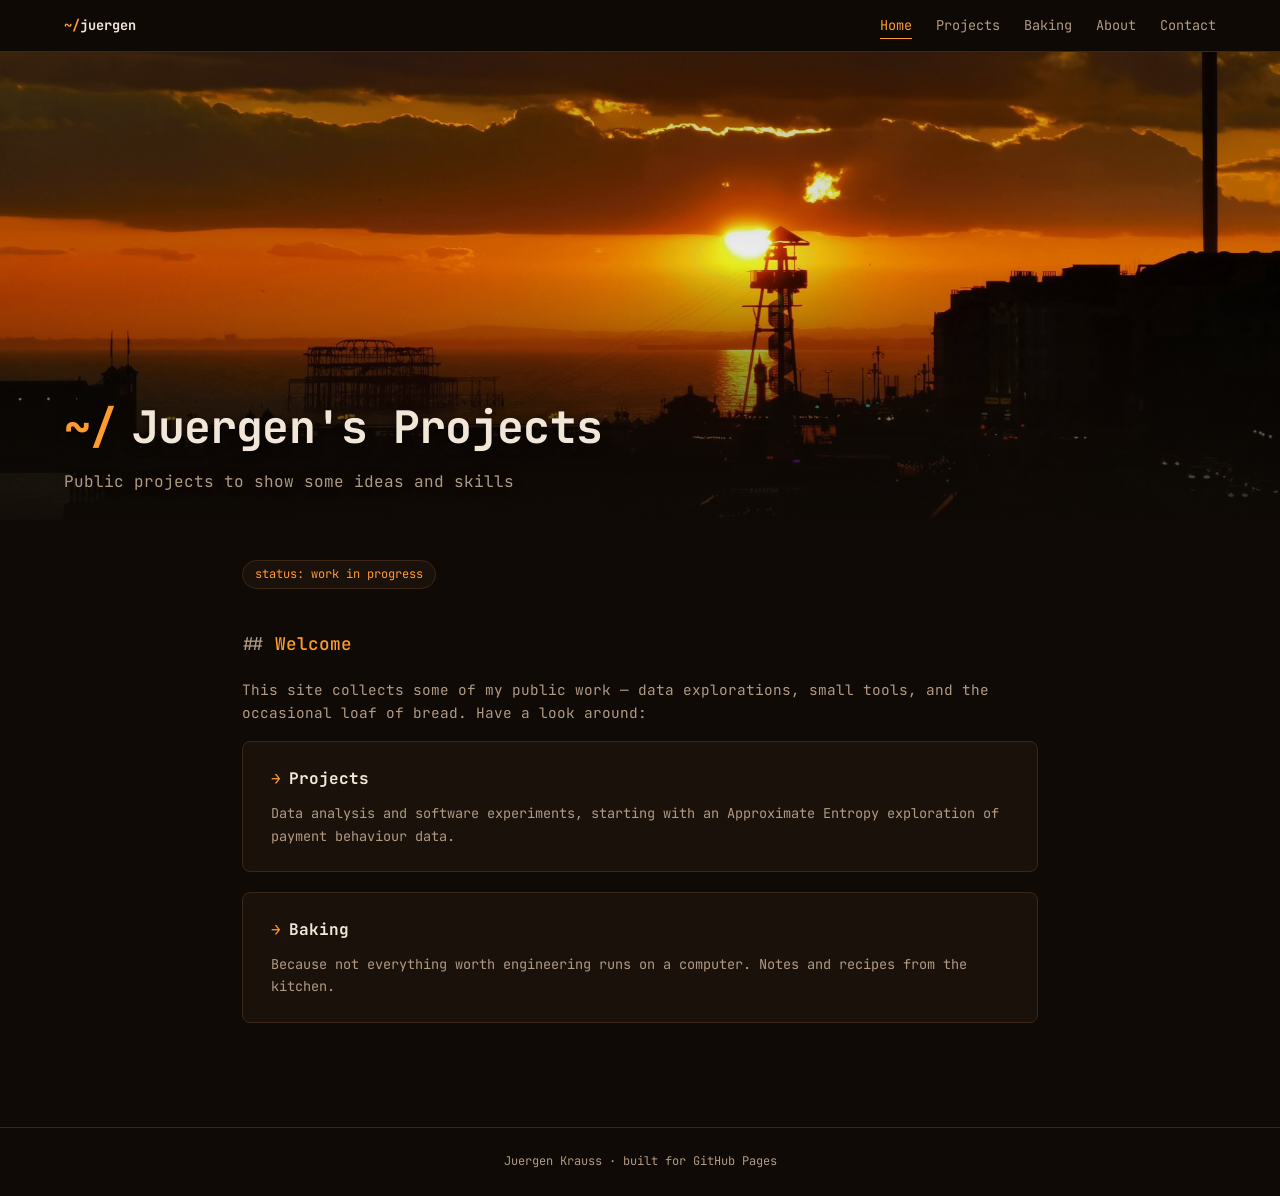
<file: index.html>
<!DOCTYPE html>
<html lang="en">
  <head>
    <script async src="https://www.googletagmanager.com/gtag/js?id=G-G5BX8WYXYK"></script>
    <script>
      window.dataLayer = window.dataLayer || [];
      function gtag(){dataLayer.push(arguments);}
      gtag('js', new Date());
    
      gtag('config', 'G-G5BX8WYXYK');
    </script>
    <meta charset="utf-8" />
    <meta name="viewport" content="width=device-width, initial-scale=1" />
    <title>Juergen's Projects</title>
    <meta name="description" content="Public projects to show some ideas and skills." />
    <link rel="preconnect" href="https://fonts.googleapis.com" />
    <link rel="preconnect" href="https://fonts.gstatic.com" crossorigin />
    <link
      href="https://fonts.googleapis.com/css2?family=JetBrains+Mono:ital,wght@0,400;0,500;0,700;1,400&display=swap"
      rel="stylesheet"
    />
    <link rel="stylesheet" href="css/styles.css" />
  </head>
  <body>
    <nav>
      <a class="brand" href="index.html"><span>~/</span>juergen</a>
      <a class="nav-link" href="index.html" aria-current="page">Home</a>
      <a class="nav-link" href="projects.html">Projects</a>
      <a class="nav-link" href="baking.html">Baking</a>
      <a class="nav-link" href="about.html">About</a>
      <a class="nav-link" href="contact.html">Contact</a>
    </nav>

    <header class="hero">
      <img
        src="assets/IMG_20260331_192115-EDIT.jpg"
        alt="Sunset over the Brighton seafront, with the West Pier and Palace Pier in silhouette"
      />
      <div class="hero-caption">
        <h1>Juergen's Projects</h1>
        <p>Public projects to show some ideas and skills</p>
      </div>
    </header>

    <main>
      <span class="status">status: work in progress</span>

      <section>
        <h2>Welcome</h2>
        <p>
          This site collects some of my public work &mdash; data explorations,
          small tools, and the occasional loaf of bread. Have a look around:
        </p>

        <a class="card" href="projects.html">
          <h3><span>&rarr;</span>Projects</h3>
          <p>
            Data analysis and software experiments, starting with an
            Approximate Entropy exploration of payment behaviour data.
          </p>
        </a>

        <a class="card" href="baking.html">
          <h3><span>&rarr;</span>Baking</h3>
          <p>
            Because not everything worth engineering runs on a computer.
            Notes and recipes from the kitchen.
          </p>
        </a>
      </section>
    </main>

    <footer>Juergen Krauss &middot; built for GitHub Pages</footer>
  </body>
</html>
</file>
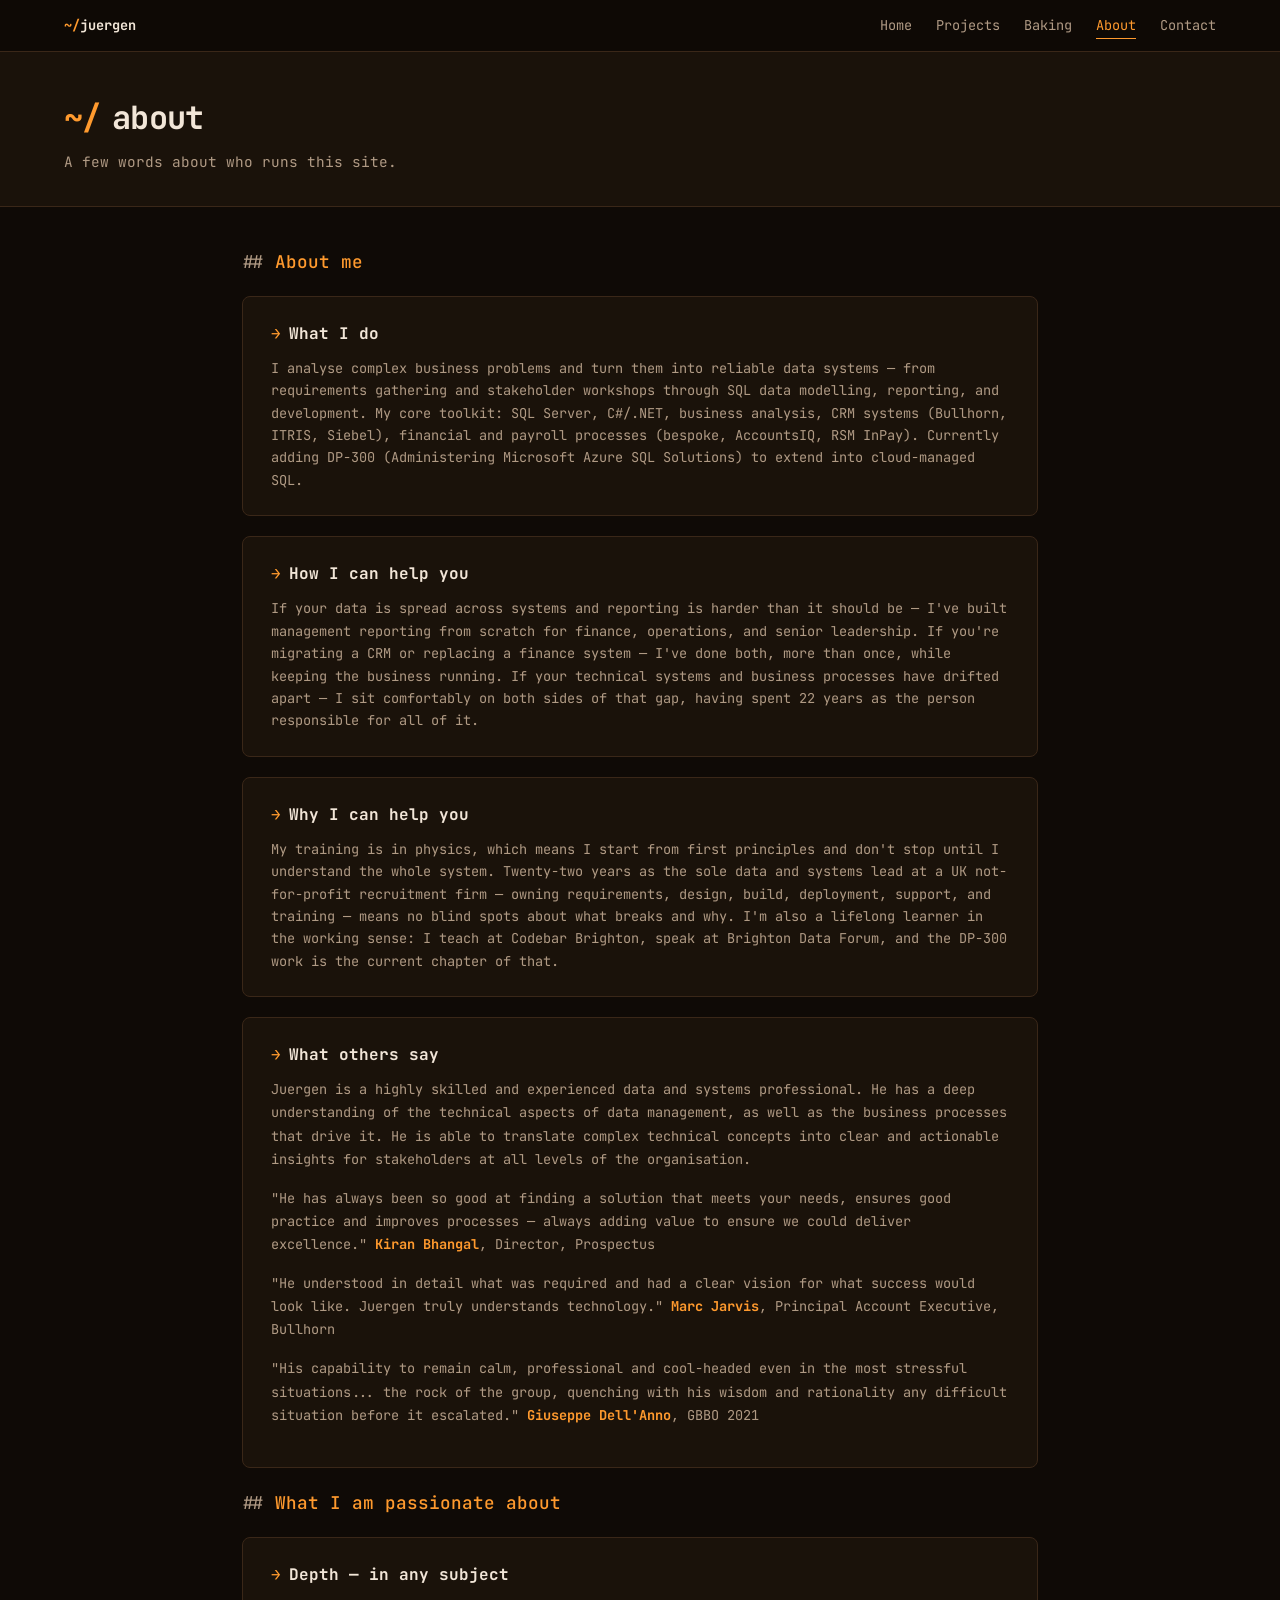
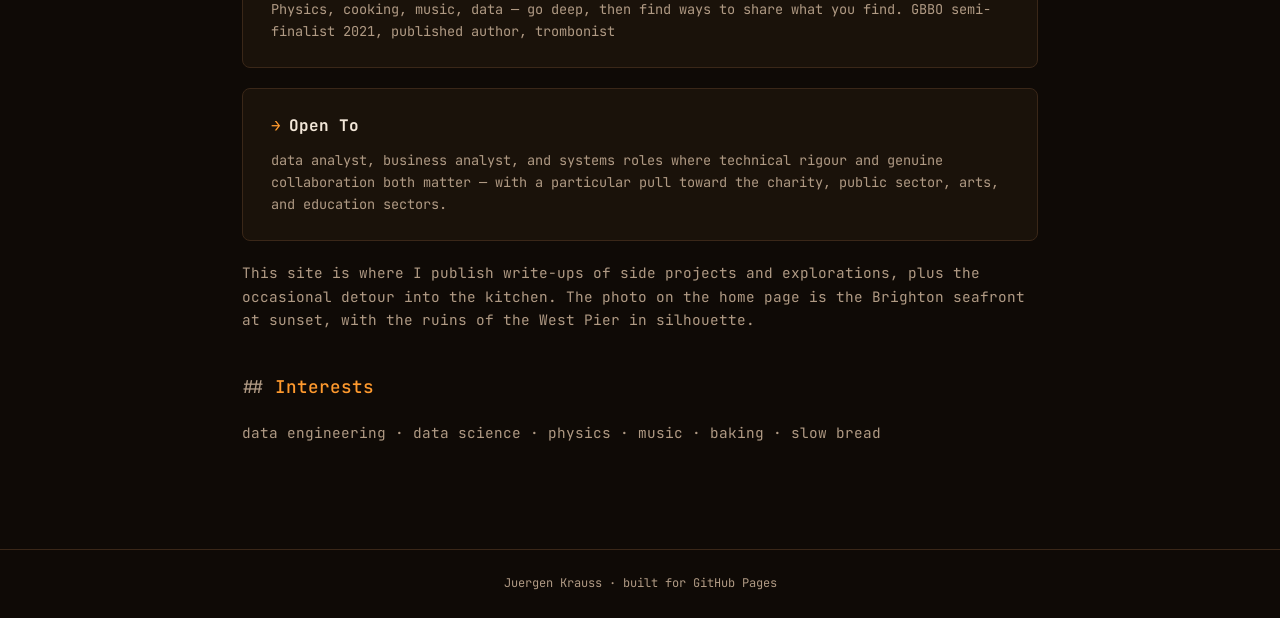
<file: about.html>
<!DOCTYPE html>
<html lang="en">
  <head>

    <script async src="https://www.googletagmanager.com/gtag/js?id=G-G5BX8WYXYK"></script>
    <script>
      window.dataLayer = window.dataLayer || [];
      function gtag(){dataLayer.push(arguments);}
      gtag('js', new Date());
    
      gtag('config', 'G-G5BX8WYXYK');
    </script>

    <meta charset="utf-8" />
    <meta name="viewport" content="width=device-width, initial-scale=1" />
    <title>About &middot; Juergen's Projects</title>
    <meta name="description" content="About Juergen Krauss." />
    <link rel="preconnect" href="https://fonts.googleapis.com" />
    <link rel="preconnect" href="https://fonts.gstatic.com" crossorigin />
    <link
      href="https://fonts.googleapis.com/css2?family=JetBrains+Mono:ital,wght@0,400;0,500;0,700;1,400&display=swap"
      rel="stylesheet"
    />
    <link rel="stylesheet" href="css/styles.css" />
  </head>
  <body>
    <nav>
      <a class="brand" href="index.html"><span>~/</span>juergen</a>
      <a class="nav-link" href="index.html">Home</a>
      <a class="nav-link" href="projects.html">Projects</a>
      <a class="nav-link" href="baking.html">Baking</a>
      <a class="nav-link" href="about.html" aria-current="page">About</a>
      <a class="nav-link" href="contact.html">Contact</a>
    </nav>

    <header class="page-header">
      <h1 class="prompt">about</h1>
      <p>A few words about who runs this site.</p>
    </header>

    <main>
      <section>
        <h2>About me</h2>       
        <div class="card">
          <h3><span>&rarr;</span>What I do</h3>          
          <p>
 I analyse complex business problems and turn them into reliable data systems — from requirements gathering and stakeholder workshops through SQL data modelling, reporting, and development. My core toolkit: SQL Server, C#/.NET, business analysis, CRM systems (Bullhorn, ITRIS, Siebel), financial and payroll processes (bespoke, AccountsIQ, RSM InPay). Currently adding DP-300 (Administering Microsoft Azure SQL Solutions) to extend into cloud-managed SQL.
        </p>
        </div>

        <div class="card">
          <h3><span>&rarr;</span>How I can help you</h3>          
          <p>
If your data is spread across systems and reporting is harder than it should be — I've built management reporting from scratch for finance, operations, and senior leadership. If you're migrating a CRM or replacing a finance system — I've done both, more than once, while keeping the business running. If your technical systems and business processes have drifted apart — I sit comfortably on both sides of that gap, having spent 22 years as the person responsible for all of it.
        </p>
        </div>

        <div class="card">
          <h3><span>&rarr;</span>Why I can help you</h3>          
          <p>
My training is in physics, which means I start from first principles and don't stop until I understand the whole system. Twenty-two years as the sole data and systems lead at a UK not-for-profit recruitment firm — owning requirements, design, build, deployment, support, and training — means no blind spots about what breaks and why. I'm also a lifelong learner in the working sense: I teach at Codebar Brighton, speak at Brighton Data Forum, and the DP-300 work is the current chapter of that.
        </p>
        </div>

        <div class="card">
          <h3><span>&rarr;</span>What others say</h3>
          <p class="quote">
            Juergen is a highly skilled and experienced data and systems professional. He has a deep understanding of the technical aspects of data management, as well as the business processes that drive it. He is able to translate complex technical concepts into clear and actionable insights for stakeholders at all levels of the organisation.
          </p>
          <p class="quote">
            "He has always been so good at finding a solution that meets your needs, ensures good practice and improves processes — always adding value to ensure we could deliver excellence." <span class="quote-author">Kiran Bhangal</span>, Director, Prospectus
          </p>
          <p class="quote">
            "He understood in detail what was required and had a clear vision for what success would look like. Juergen truly understands technology." <span class="quote-author">Marc Jarvis</span>, Principal Account Executive, Bullhorn
          </p>
          <p class="quote">
            "His capability to remain calm, professional and cool-headed even in the most stressful situations... the rock of the group, quenching with his wisdom and rationality any difficult situation before it escalated." <span class="quote-author">Giuseppe Dell'Anno</span>, GBBO 2021
          </p>
        </div>

<h2>What I am passionate about</h2>
        <div class="card">
          <h3><span>&rarr;</span>Depth — in any subject</h3>          
          <p>
 Physics, cooking, music, data — go deep, then find ways to share what you find. GBBO semi-finalist 2021, published author, trombonist
        </p>
        </div>

        <div class="card">
          <h3><span>&rarr;</span>Open To</h3>          
          <p>
data analyst, business analyst, and systems roles where technical rigour and genuine collaboration both matter — with a particular pull toward the charity, public sector, arts, and education sectors.        
</p>
        </div>

        <p>
          This site is where I publish write-ups of side projects and
          explorations, plus the occasional detour into the kitchen. The photo
          on the home page is the Brighton seafront at sunset, with the ruins
          of the West Pier in silhouette.
        </p>
      </section>

      <section>
        <h2>Interests</h2>
        <p>
          data engineering &middot; data science &middot; physics &middot; music &middot; baking &middot; slow bread
        </p>
      </section>
    </main>

    <footer>Juergen Krauss &middot; built for GitHub Pages</footer>
  </body>
</html>
</file>
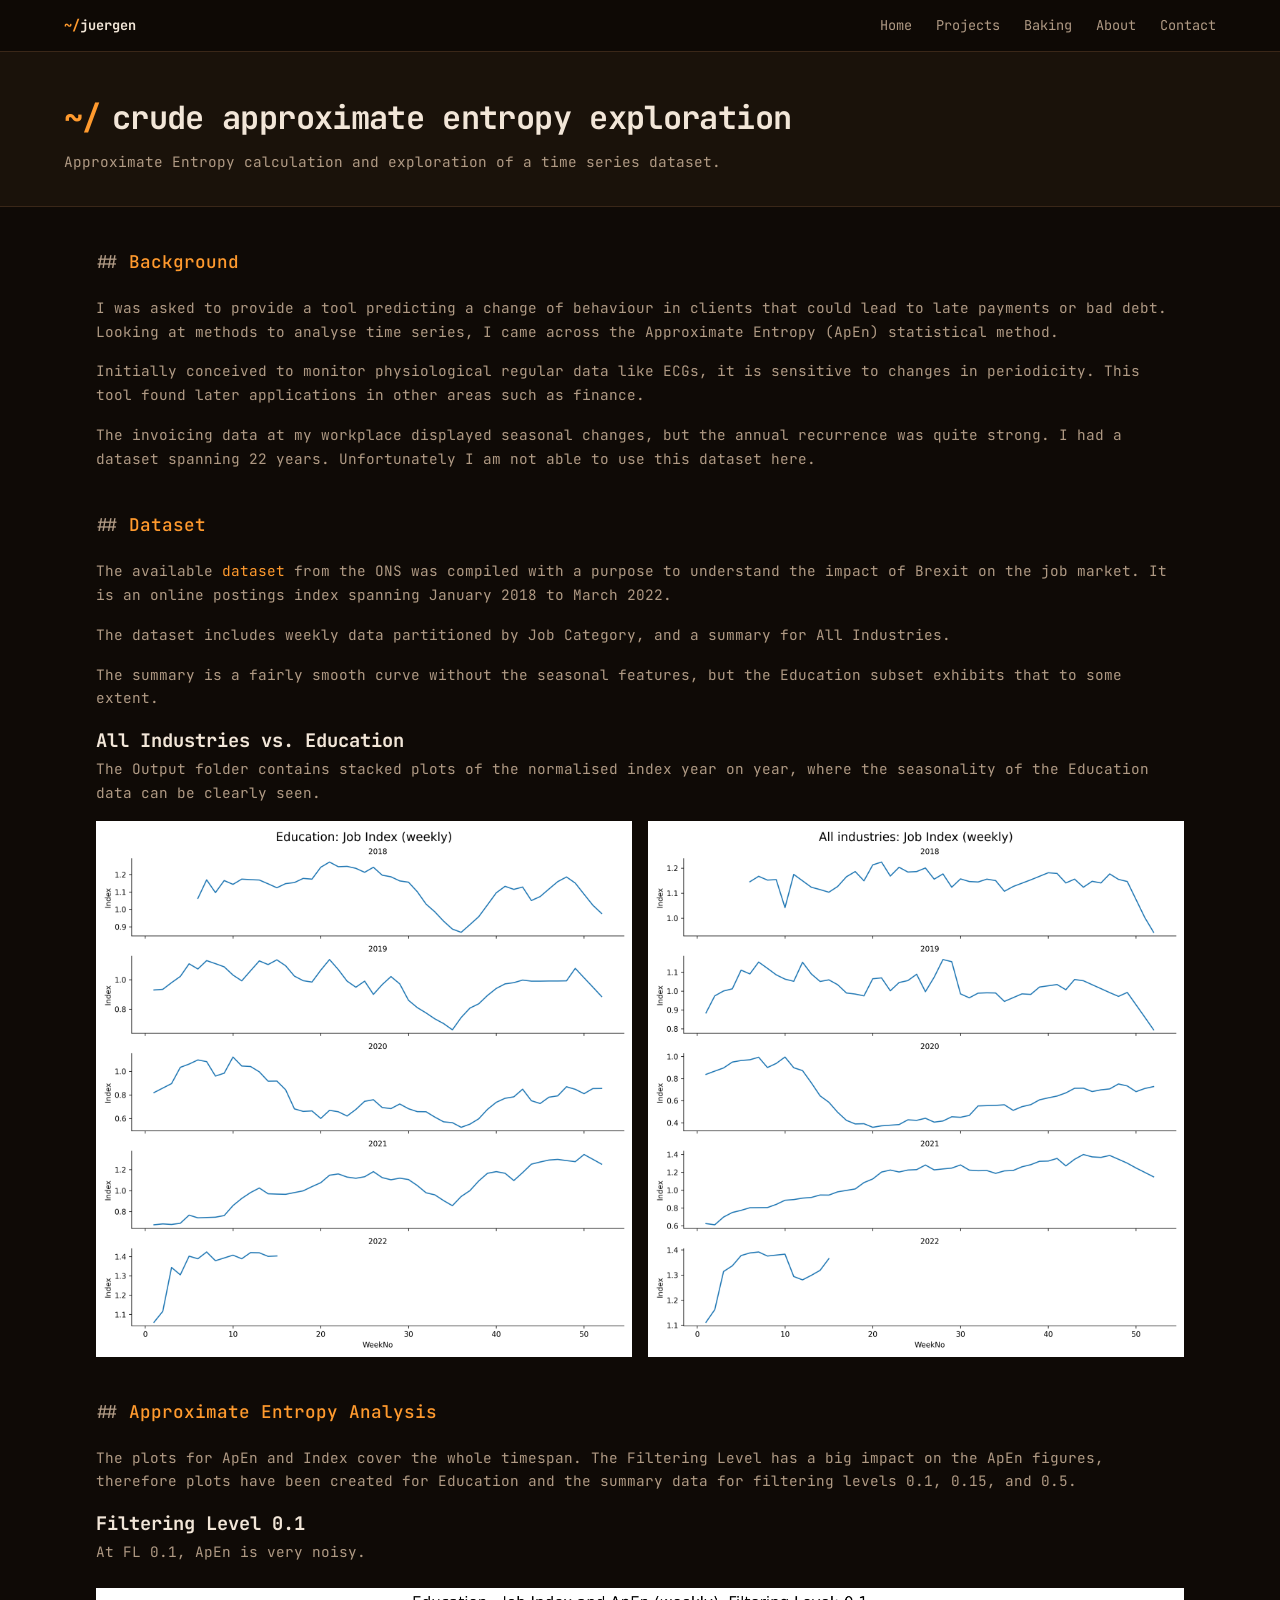
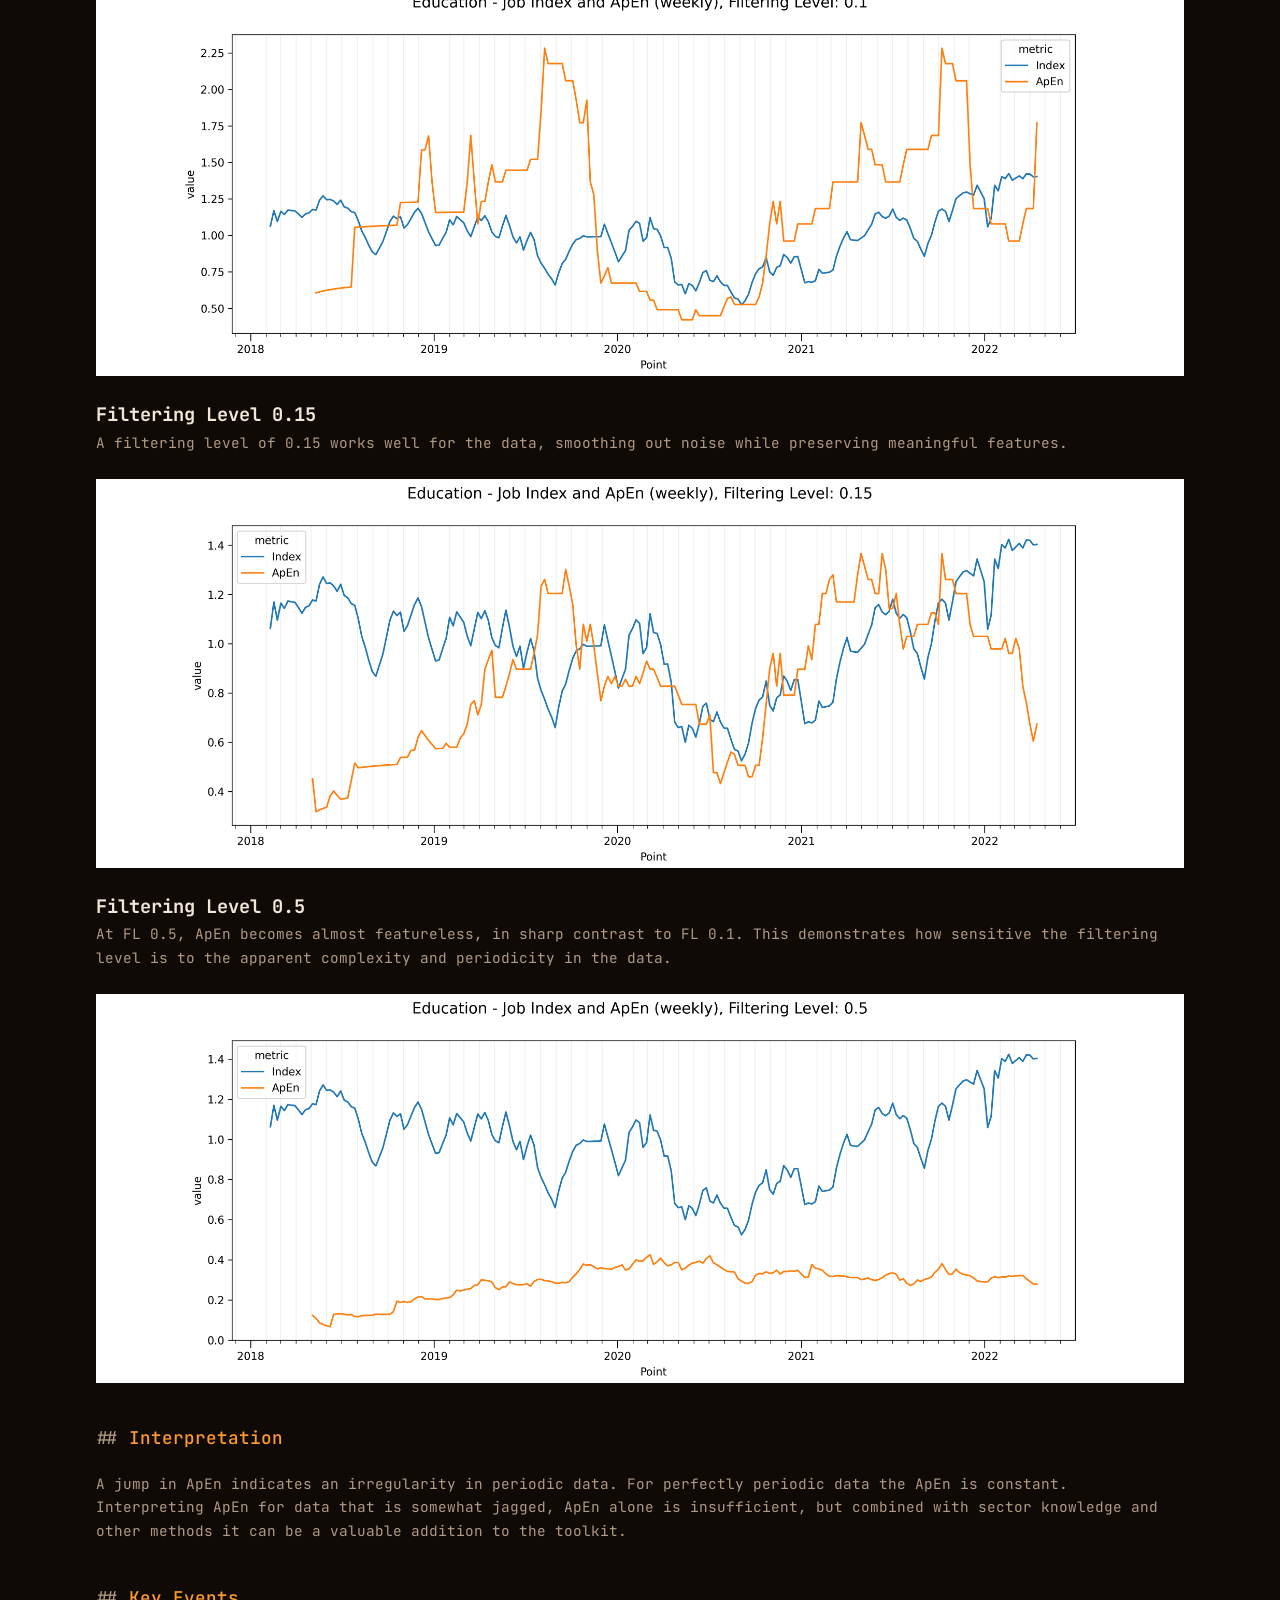
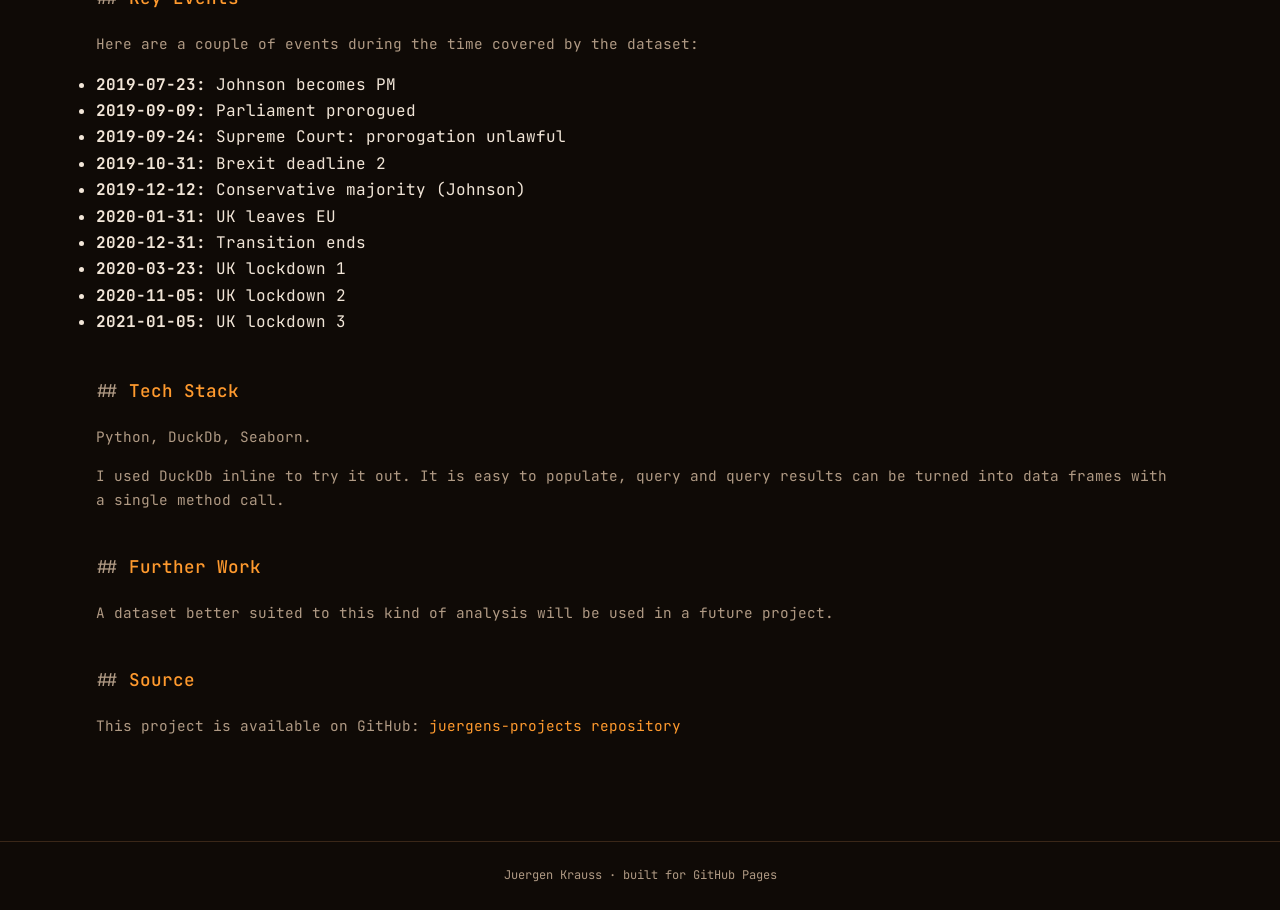
<file: apen-crude.html>
<!DOCTYPE html>
<html lang="en">
  <head>

    <script async src="https://www.googletagmanager.com/gtag/js?id=G-G5BX8WYXYK"></script>
    <script>
      window.dataLayer = window.dataLayer || [];
      function gtag(){dataLayer.push(arguments);}
      gtag('js', new Date());
    
      gtag('config', 'G-G5BX8WYXYK');
    </script>
    
    <meta charset="utf-8" />
    <meta name="viewport" content="width=device-width, initial-scale=1" />
    <title>Crude Approximate Entropy &middot; Juergen's Projects</title>
    <meta name="description" content="ApEn exploration of a time series dataset." />
    <link rel="preconnect" href="https://fonts.googleapis.com" />
    <link rel="preconnect" href="https://fonts.gstatic.com" crossorigin />
    <link
      href="https://fonts.googleapis.com/css2?family=JetBrains+Mono:ital,wght@0,400;0,500;0,700;1,400&display=swap"
      rel="stylesheet"
    />
    <link rel="stylesheet" href="css/styles.css" />
    <style>
      main {
        max-width: 90% !important;
      }
      section ul {
        display: inline-block;
        text-align: left;
      }
      img {
        display: block;
        margin: 1.5rem auto;
        max-width: 100%;
        height: auto;
      }
    </style>
  </head>
  <body>
    <nav>
      <a class="brand" href="index.html"><span>~/</span>juergen</a>
      <a class="nav-link" href="index.html">Home</a>
      <a class="nav-link" href="projects.html">Projects</a>
      <a class="nav-link" href="baking.html">Baking</a>
      <a class="nav-link" href="about.html">About</a>
      <a class="nav-link" href="contact.html">Contact</a>
    </nav>

    <header class="page-header">
      <h1 class="prompt">crude approximate entropy exploration</h1>
      <p>Approximate Entropy calculation and exploration of a time series dataset.</p>
    </header>

    <main>
      <section>
        <h2>Background</h2>
        <p>
          I was asked to provide a tool predicting a change of behaviour in clients that could lead to late
          payments or bad debt. Looking at methods to analyse time series, I came across the Approximate Entropy
          (ApEn) statistical method.
        </p>
        <p>
          Initially conceived to monitor physiological regular data like ECGs, it is sensitive to changes in
          periodicity. This tool found later applications in other areas such as finance.
        </p>
        <p>
          The invoicing data at my workplace displayed seasonal changes, but the annual recurrence was quite
          strong. I had a dataset spanning 22 years. Unfortunately I am not able to use this dataset here.
        </p>
      </section>

      <section>
        <h2>Dataset</h2>
        <p>
          The available <a href="https://www.ons.gov.uk/datasets/online-job-advert-estimates/editions/time-series/versions" target="_blank" rel="noopener noreferrer">dataset</a> from the ONS was compiled with a purpose to understand the impact of Brexit on the
          job market. It is an online postings index spanning January 2018 to March 2022.
        </p>
        <p>The dataset includes weekly data partitioned by Job Category, and a summary for All Industries.</p>
        <p>
          The summary is a fairly smooth curve without the seasonal features, but the Education subset exhibits
          that to some extent.
        </p>

        <h3>All Industries vs. Education</h3>
        <p>The Output folder contains stacked plots of the normalised index year on year, where the seasonality of the Education data can be clearly seen.</p>
        <div style="display: flex; flex-wrap: wrap; gap: 1rem; align-items: flex-start;">
          <img src="assets/Education_index_plot_20260709T134016.png" alt="Education index plot" style="flex: 1 1 0; min-width: 280px; margin: 0;" />
          <img src="assets/Allindustries_index_plot_20260709T134216.png" alt="All industries index plot" style="flex: 1 1 0; min-width: 280px; margin: 0;" />
        </div>
      </section>

      <section>
        <h2>Approximate Entropy Analysis</h2>
        <p>
          The plots for ApEn and Index cover the whole timespan. The Filtering Level has a big impact on the ApEn
          figures, therefore plots have been created for Education and the summary data for filtering levels 0.1,
          0.15, and 0.5.
        </p>

        <h3>Filtering Level 0.1</h3>
        <p>At FL 0.1, ApEn is very noisy.</p>
        <img src="assets/Education_ApEn_plot_FL0.1_20260709T134046.png" alt="Education ApEn plot, Filtering Level 0.1" />

        <h3>Filtering Level 0.15</h3>
        <p>A filtering level of 0.15 works well for the data, smoothing out noise while preserving meaningful features.</p>
        <img src="assets/Education_ApEn_plot_FL0.15_20260709T134036.png" alt="Education ApEn plot, Filtering Level 0.15" />

        <h3>Filtering Level 0.5</h3>
        <p>
          At FL 0.5, ApEn becomes almost featureless, in sharp contrast to FL 0.1. This demonstrates how sensitive
          the filtering level is to the apparent complexity and periodicity in the data.
        </p>
        <img src="assets/Education_ApEn_plot_FL0.5_20260709T134236.png" alt="Education ApEn plot, Filtering Level 0.5" />
      </section>

      <section>
        <h2>Interpretation</h2>
        <p>
          A jump in ApEn indicates an irregularity in periodic data. For perfectly periodic data the ApEn is constant.
          Interpreting ApEn for data that is somewhat jagged, ApEn alone is insufficient, but combined with sector
          knowledge and other methods it can be a valuable addition to the toolkit.
        </p>
      </section>

      <section>
        <h2>Key Events</h2>
        <p>Here are a couple of events during the time covered by the dataset:</p>
        <ul>
          <li><strong>2019-07-23:</strong> Johnson becomes PM</li>
          <li><strong>2019-09-09:</strong> Parliament prorogued</li>
          <li><strong>2019-09-24:</strong> Supreme Court: prorogation unlawful</li>
          <li><strong>2019-10-31:</strong> Brexit deadline 2</li>
          <li><strong>2019-12-12:</strong> Conservative majority (Johnson)</li>
          <li><strong>2020-01-31:</strong> UK leaves EU</li>
          <li><strong>2020-12-31:</strong> Transition ends</li>
          <li><strong>2020-03-23:</strong> UK lockdown 1</li>
          <li><strong>2020-11-05:</strong> UK lockdown 2</li>
          <li><strong>2021-01-05:</strong> UK lockdown 3</li>
        </ul>
      </section>

      <section>
        <h2>Tech Stack</h2>
        <p>
          <p>Python, DuckDb, Seaborn.</p>
          <p>I used DuckDb inline to try it out. It is easy to populate, query and query results can be turned into data frames with a single method call.</p>
        </p>
      </section>
      
      <section>
        <h2>Further Work</h2>
        <p>A dataset better suited to this kind of analysis will be used in a future project.</p>
      </section>

      <section>
        <h2>Source</h2>
        <p>
          This project is available on GitHub:
          <a href="https://github.com/juergenkraussbrighton/juergens-projects.git">juergens-projects repository</a>
        </p>
      </section>
    </main>

    <footer>Juergen Krauss &middot; built for GitHub Pages</footer>
  </body>
</html>
</file>
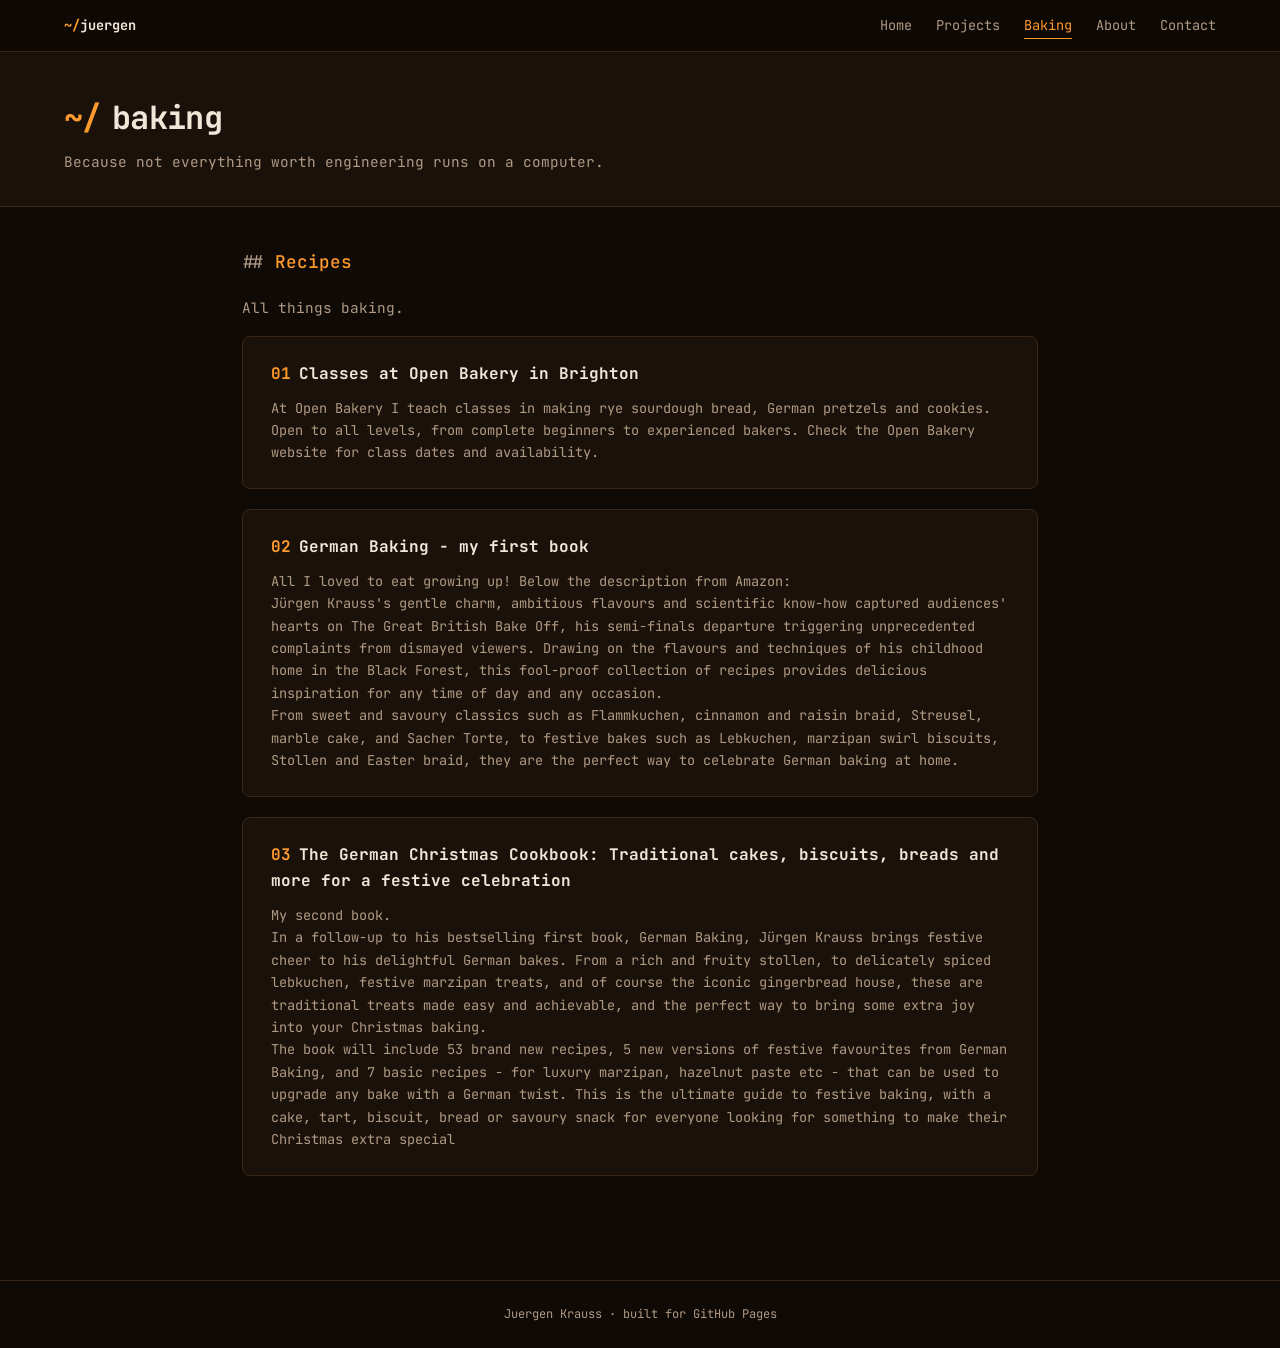
<file: baking.html>
<!DOCTYPE html>
<html lang="en">
  <head>
    <script async src="https://www.googletagmanager.com/gtag/js?id=G-G5BX8WYXYK"></script>
    <script>
      window.dataLayer = window.dataLayer || [];
      function gtag(){dataLayer.push(arguments);}
      gtag('js', new Date());
    
      gtag('config', 'G-G5BX8WYXYK');
    </script>

    
    <meta charset="utf-8" />
    <meta name="viewport" content="width=device-width, initial-scale=1" />
    <title>Baking &middot; Juergen's Projects</title>
    <meta name="description" content="Notes and recipes from the kitchen." />
    <link rel="preconnect" href="https://fonts.googleapis.com" />
    <link rel="preconnect" href="https://fonts.gstatic.com" crossorigin />
    <link
      href="https://fonts.googleapis.com/css2?family=JetBrains+Mono:ital,wght@0,400;0,500;0,700;1,400&display=swap"
      rel="stylesheet"
    />
    <link rel="stylesheet" href="css/styles.css" />
  </head>
  <body>
    <nav>
      <a class="brand" href="index.html"><span>~/</span>juergen</a>
      <a class="nav-link" href="index.html">Home</a>
      <a class="nav-link" href="projects.html">Projects</a>
      <a class="nav-link" href="baking.html" aria-current="page">Baking</a>
      <a class="nav-link" href="about.html">About</a>
      <a class="nav-link" href="contact.html">Contact</a>
    </nav>

    <header class="page-header">
      <h1 class="prompt">baking</h1>
      <p>Because not everything worth engineering runs on a computer.</p>
    </header>

    <main>
      <section>
        <h2>Recipes</h2>
        <p>
          All things baking.
        </p>

        <!-- <div class="card">
          <h3><span>01</span>Sourdough rye bread</h3>
          <p>
            A dense, dark loaf built on a 100% rye starter. Long, slow
            fermentation over two days; best eaten a day after baking with
            butter and not much else.
          </p>
        </div> -->

        <a class="card" href = "https://openbakery.co.uk/store/p/jurgens-rye-sourdough">
          <h3><span>01</span>Classes at Open Bakery in Brighton</h3>
          <p>
            At Open Bakery I teach classes in making rye sourdough bread, German pretzels and cookies. Open to all levels, from complete beginners to experienced bakers. Check the Open Bakery website for class dates and availability.
          </p>
        </a>

          <a class="card" href = "https://amzn.eu/d/06PSlbrH">
          <h3><span>02</span>German Baking - my first book</h3>
            <p>All I loved to eat growing up! Below the description from Amazon:</p>
          <p>
Jürgen Krauss's gentle charm, ambitious flavours and scientific know-how captured audiences' hearts on The Great British Bake Off, his semi-finals departure triggering unprecedented complaints from dismayed viewers. Drawing on the flavours and techniques of his childhood home in the Black Forest, this fool-proof collection of recipes provides delicious inspiration for any time of day and any occasion.
          </p><p>

From sweet and savoury classics such as Flammkuchen, cinnamon and raisin braid, Streusel, marble cake, and Sacher Torte, to festive bakes such as Lebkuchen, marzipan swirl biscuits, Stollen and Easter braid, they are the perfect way to celebrate German baking at home.          </p>
        </a>

        <a class="card" href = "https://amzn.eu/d/0aQhOTlD">
          <h3><span>03</span>The German Christmas Cookbook: Traditional cakes, biscuits, breads and more for a festive celebration</h3>
          <p>My second book.</p>
          <p>
            In a follow-up to his bestselling first book, German Baking, Jürgen Krauss brings festive cheer to his delightful German bakes. From a rich and fruity stollen, to delicately spiced lebkuchen, festive marzipan treats, and of course the iconic gingerbread house, these are traditional treats made easy and achievable, and the perfect way to bring some extra joy into your Christmas baking.
          </p><p>
The book will include 53 brand new recipes, 5 new versions of festive favourites from German Baking, and 7 basic recipes - for luxury marzipan, hazelnut paste etc - that can be used to upgrade any bake with a German twist. This is the ultimate guide to festive baking, with a cake, tart, biscuit, bread or savoury snack for everyone looking for something to make their Christmas extra special
          </p>
        </a>

      </section>
    </main>

    <footer>Juergen Krauss &middot; built for GitHub Pages</footer>
  </body>
</html>
</file>
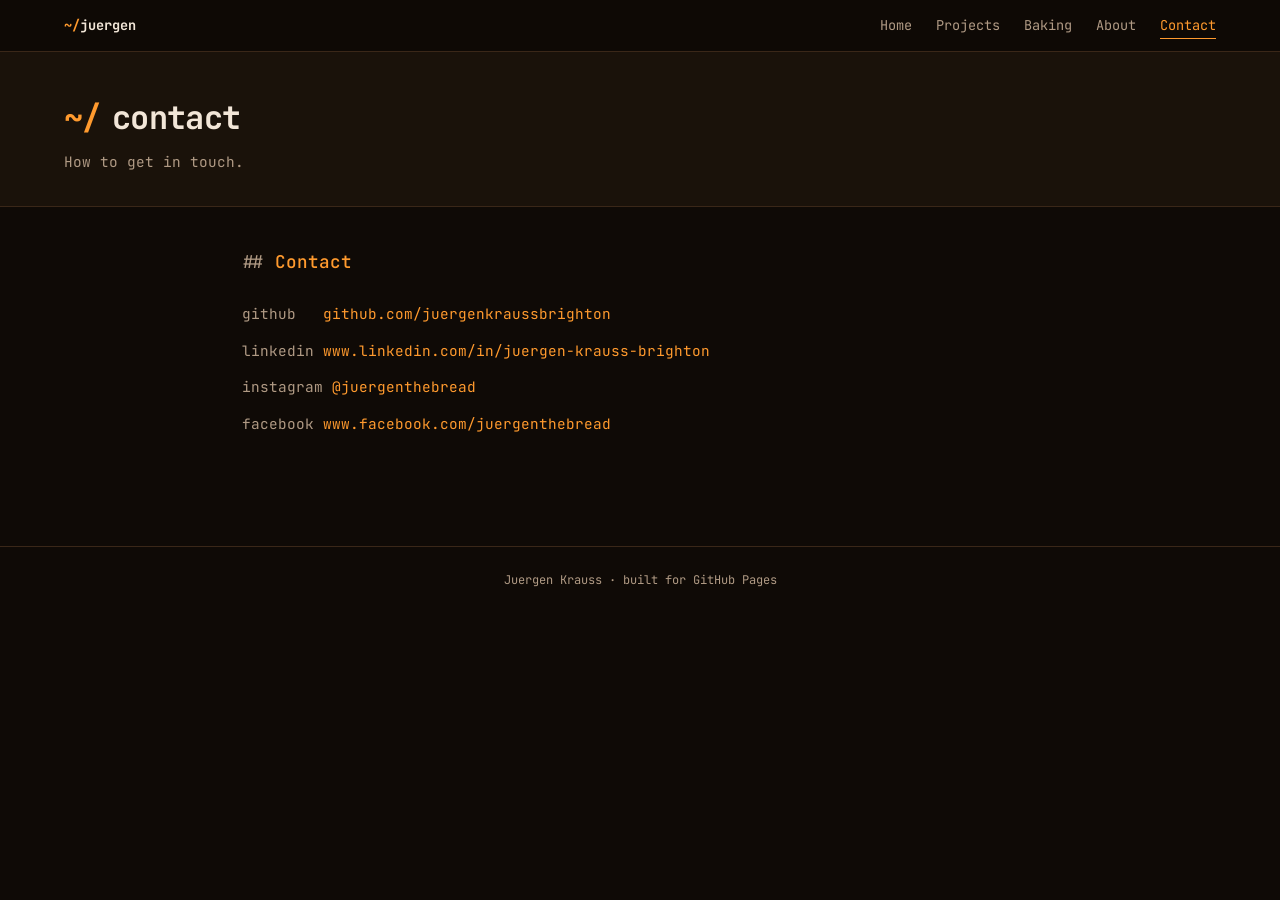
<file: contact.html>
<!DOCTYPE html>
<html lang="en">
  <head>
    <script async src="https://www.googletagmanager.com/gtag/js?id=G-G5BX8WYXYK"></script>
    <script>
      window.dataLayer = window.dataLayer || [];
      function gtag(){dataLayer.push(arguments);}
      gtag('js', new Date());
    
      gtag('config', 'G-G5BX8WYXYK');
    </script>

    <meta charset="utf-8" />
    <meta name="viewport" content="width=device-width, initial-scale=1" />
    <title>Contact &middot; Juergen's Projects</title>
    <meta name="description" content="How to get in touch." />
    <link rel="preconnect" href="https://fonts.googleapis.com" />
    <link rel="preconnect" href="https://fonts.gstatic.com" crossorigin />
    <link
      href="https://fonts.googleapis.com/css2?family=JetBrains+Mono:ital,wght@0,400;0,500;0,700;1,400&display=swap"
      rel="stylesheet"
    />
    <link rel="stylesheet" href="css/styles.css" />
  </head>
  <body>
    <nav>
      <a class="brand" href="index.html"><span>~/</span>juergen</a>
      <a class="nav-link" href="index.html">Home</a>
      <a class="nav-link" href="projects.html">Projects</a>
      <a class="nav-link" href="baking.html">Baking</a>
      <a class="nav-link" href="about.html">About</a>
      <a class="nav-link" href="contact.html" aria-current="page">Contact</a>
    </nav>

    <header class="page-header">
      <h1 class="prompt">contact</h1>
      <p>How to get in touch.</p>
    </header>

    <main>
      <section>
        <h2>Contact</h2>
        <ul class="plain">
          <li>
            <span>github</span>
            <a href="https://github.com/juergenkraussbrighton">github.com/juergenkraussbrighton</a>
          </li>
          <li>
            <span>linkedin</span>
            <a href="https://www.linkedin.com/in/juergen-krauss-brighton/">www.linkedin.com/in/juergen-krauss-brighton</a>
          </li>
          <li>
            <span>instagram</span>
            <a href="https://www.instagram.com/juergenthebread/">@juergenthebread</a>
          </li>
          <li>
            <span>facebook</span>
            <a href="https://www.facebook.com/juergenthebread">www.facebook.com/juergenthebread</a>
          </li>
        </ul>
      </section>
    </main>

    <footer>Juergen Krauss &middot; built for GitHub Pages</footer>
  </body>
</html>
</file>
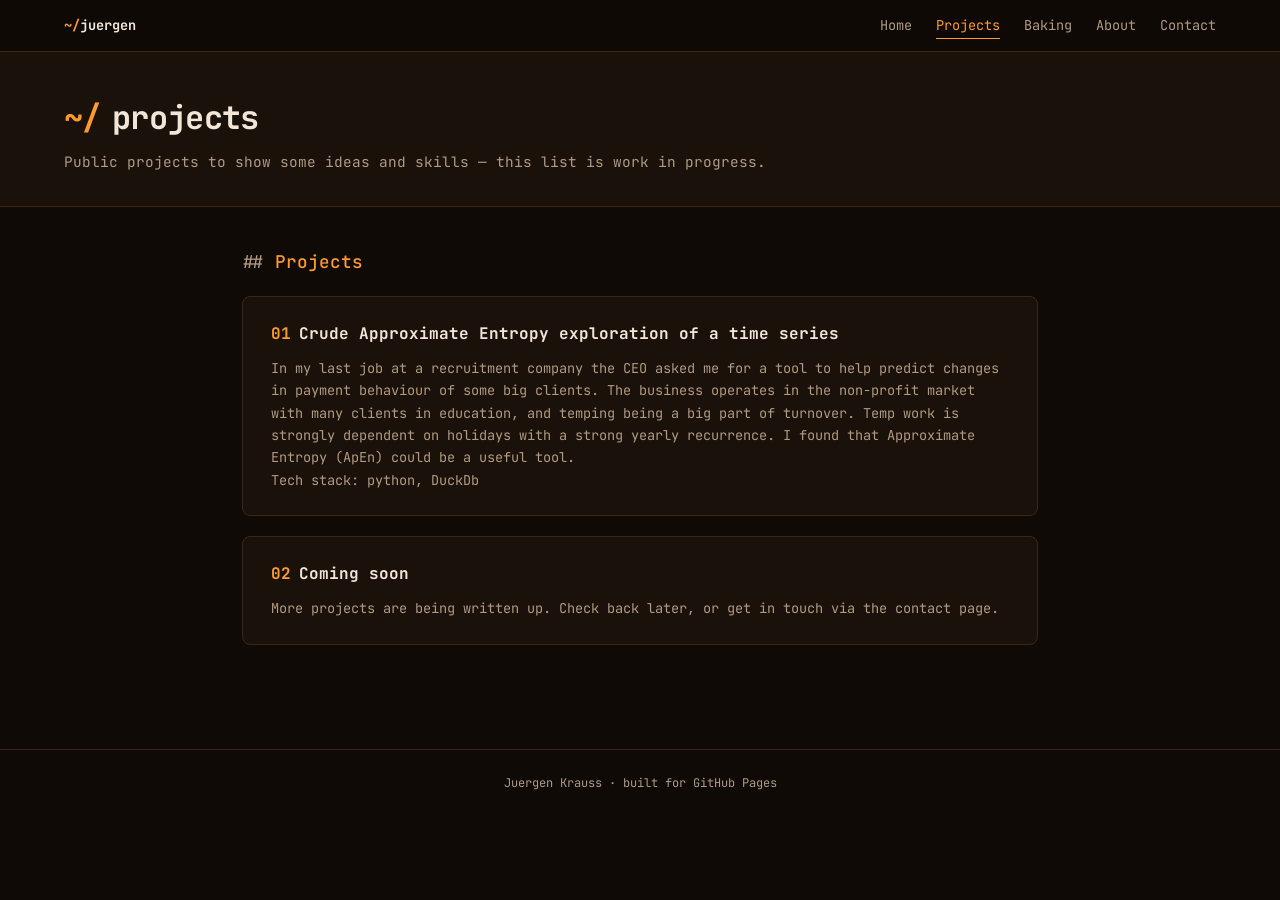
<file: projects.html>
<!DOCTYPE html>
<html lang="en">
  <head>
    <script async src="https://www.googletagmanager.com/gtag/js?id=G-G5BX8WYXYK"></script>
    <script>
      window.dataLayer = window.dataLayer || [];
      function gtag(){dataLayer.push(arguments);}
      gtag('js', new Date());
    
      gtag('config', 'G-G5BX8WYXYK');
    </script>
    
    <meta charset="utf-8" />
    <meta name="viewport" content="width=device-width, initial-scale=1" />
    <title>Projects &middot; Juergen's Projects</title>
    <meta name="description" content="Data analysis and software experiments." />
    <link rel="preconnect" href="https://fonts.googleapis.com" />
    <link rel="preconnect" href="https://fonts.gstatic.com" crossorigin />
    <link
      href="https://fonts.googleapis.com/css2?family=JetBrains+Mono:ital,wght@0,400;0,500;0,700;1,400&display=swap"
      rel="stylesheet"
    />
    <link rel="stylesheet" href="css/styles.css" />
  </head>
  <body>
    <nav>
      <a class="brand" href="index.html"><span>~/</span>juergen</a>
      <a class="nav-link" href="index.html">Home</a>
      <a class="nav-link" href="projects.html" aria-current="page">Projects</a>
      <a class="nav-link" href="baking.html">Baking</a>
      <a class="nav-link" href="about.html">About</a>
      <a class="nav-link" href="contact.html">Contact</a>
    </nav>

    <header class="page-header">
      <h1 class="prompt">projects</h1>
      <p>Public projects to show some ideas and skills &mdash; this list is work in progress.</p>
    </header>

    <main>
      <section>
        <h2>Projects</h2>

        <a class="card" href="apen-crude.html">
          <h3><span>01</span>Crude Approximate Entropy exploration of a time series</h3>
          <p>
            In my last job at a recruitment company the CEO asked me for a tool
            to help predict changes in payment behaviour of some big clients.
            The business operates in the non-profit market with many clients in
            education, and temping being a big part of turnover. Temp work is
            strongly dependent on holidays with a strong yearly recurrence. I
            found that Approximate Entropy (ApEn) could be a useful tool.
          </p>
          <p>
            Tech stack: python, DuckDb
          </p>
        </a>

        <div class="card">
          <h3><span>02</span>Coming soon</h3>
          <p>
            More projects are being written up. Check back later, or get in
            touch via the contact page.
          </p>
        </div>
      </section>
    </main>

    <footer>Juergen Krauss &middot; built for GitHub Pages</footer>
  </body>
</html>
</file>
<file: css/styles.css>
:root {
  --bg: #0f0a06;
  --bg-panel: #1a120a;
  --border: #3a2718;
  --text: #f2e6d8;
  --text-dim: #b09a84;
  --accent: #ff9a2e;
  --accent-deep: #e0641a;
}

* {
  box-sizing: border-box;
  margin: 0;
  padding: 0;
}

body {
  background: var(--bg);
  color: var(--text);
  font-family: "JetBrains Mono", ui-monospace, "Cascadia Code", Menlo,
    Consolas, monospace;
  line-height: 1.65;
  -webkit-font-smoothing: antialiased;
}

a {
  color: var(--accent);
  text-decoration: none;
  border-bottom: 1px solid transparent;
  transition: border-color 0.15s ease;
}

a:hover {
  border-bottom-color: var(--accent);
}

/* Navigation */
nav {
  position: sticky;
  top: 0;
  z-index: 10;
  display: flex;
  flex-wrap: wrap;
  align-items: center;
  gap: 0.25rem 1.5rem;
  padding: 0.75rem clamp(1.25rem, 6vw, 4rem);
  background: rgba(15, 10, 6, 0.85);
  backdrop-filter: blur(8px);
  border-bottom: 1px solid var(--border);
  font-size: 0.85rem;
}

nav .brand {
  color: var(--text);
  font-weight: 700;
  margin-right: auto;
  border-bottom: none;
}

nav .brand span {
  color: var(--accent);
}

nav a.nav-link {
  color: var(--text-dim);
  padding: 0.1rem 0;
}

nav a.nav-link:hover {
  color: var(--text);
  border-bottom-color: var(--accent);
}

nav a.nav-link[aria-current="page"] {
  color: var(--accent);
  border-bottom-color: var(--accent);
}

/* Hero (home page) */
.hero {
  position: relative;
  overflow: hidden;
}

.hero img {
  display: block;
  width: 100%;
  height: min(52vh, 480px);
  object-fit: cover;
  object-position: center 40%;
}

.hero::after {
  content: "";
  position: absolute;
  inset: 0;
  background: linear-gradient(
    to bottom,
    rgba(15, 10, 6, 0.25) 0%,
    rgba(15, 10, 6, 0.05) 45%,
    rgba(15, 10, 6, 0.92) 100%
  );
}

.hero-caption {
  position: absolute;
  left: 0;
  right: 0;
  bottom: 0;
  z-index: 1;
  padding: 2rem clamp(1.25rem, 6vw, 4rem) 1.5rem;
}

.hero-caption h1 {
  font-size: clamp(1.6rem, 4.5vw, 2.8rem);
  font-weight: 700;
  letter-spacing: -0.02em;
  text-shadow: 0 2px 12px rgba(0, 0, 0, 0.7);
}

.hero-caption p {
  color: var(--text-dim);
  margin-top: 0.35rem;
  font-size: clamp(0.85rem, 2vw, 1rem);
  text-shadow: 0 1px 8px rgba(0, 0, 0, 0.8);
}

/* Compact page header (subpages) */
.page-header {
  border-bottom: 1px solid var(--border);
  background: var(--bg-panel);
  padding: 2.5rem clamp(1.25rem, 6vw, 4rem) 2rem;
}

.page-header h1 {
  font-size: clamp(1.4rem, 3.5vw, 2rem);
  font-weight: 700;
  letter-spacing: -0.02em;
}

.page-header p {
  color: var(--text-dim);
  margin-top: 0.35rem;
  font-size: 0.9rem;
}

h1.prompt::before,
.hero-caption h1::before {
  content: "~/";
  color: var(--accent);
  margin-right: 0.35em;
}

/* Layout */
main {
  max-width: 860px;
  margin: 0 auto;
  padding: 2.5rem clamp(1.25rem, 6vw, 2rem) 4rem;
}

.status {
  display: inline-block;
  font-size: 0.75rem;
  color: var(--accent);
  border: 1px solid var(--border);
  border-radius: 999px;
  padding: 0.2rem 0.75rem;
  margin-bottom: 2.5rem;
  background: var(--bg-panel);
}

section {
  margin-bottom: 2.5rem;
}

section h2 {
  font-size: 1.1rem;
  font-weight: 500;
  color: var(--accent);
  margin-bottom: 1.25rem;
}

section h2::before {
  content: "## ";
  color: var(--text-dim);
}

section > p {
  color: var(--text-dim);
  font-size: 0.9rem;
  margin-bottom: 1rem;
}

/* Cards (projects, recipes, ...) */
.card {
  display: block;
  background: var(--bg-panel);
  border: 1px solid var(--border);
  border-radius: 8px;
  padding: 1.5rem 1.75rem;
  margin-bottom: 1.25rem;
  transition: border-color 0.15s ease, transform 0.15s ease;
}

a.card:hover {
  border-color: var(--accent-deep);
  transform: translateY(-2px);
}

.card h3 {
  font-size: 1rem;
  font-weight: 700;
  color: var(--text);
  margin-bottom: 0.6rem;
}

.card h3 span {
  color: var(--accent);
  margin-right: 0.5em;
}

.card p {
  color: var(--text-dim);
  font-size: 0.85rem;
}

/* Definition-style lists (contact page) */
ul.plain {
  list-style: none;
}

ul.plain li {
  padding: 0.4rem 0;
  font-size: 0.9rem;
}

ul.plain li span {
  color: var(--text-dim);
  display: inline-block;
  min-width: 8ch;
}

.quote {
  font-family: "JetBrains Mono", ui-monospace, "Cascadia Code", Menlo,
    Consolas, monospace;
  font-size: 0.88rem;
  line-height: 1.7;
  margin-bottom: 1rem;
}

.quote-author {
  color: var(--accent);
  font-weight: 700;
}

footer {
  border-top: 1px solid var(--border);
  color: var(--text-dim);
  font-size: 0.75rem;
  text-align: center;
  padding: 1.5rem;
}
</file>
